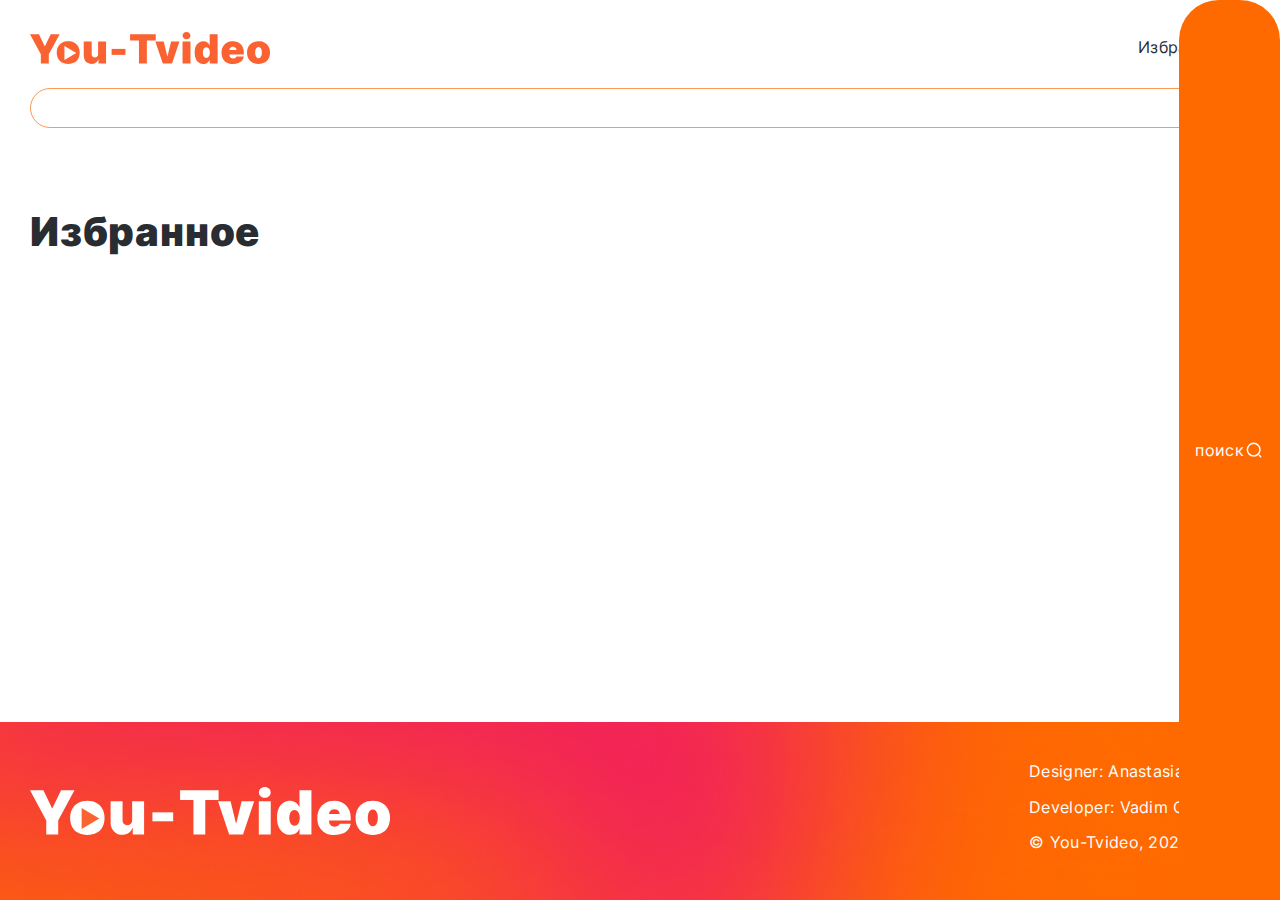
<file: favorite.html>
<!DOCTYPE html>
<html lang="ru">
<head>
  <meta charset="UTF-8">
  <meta http-equiv="X-UA-Compatible" content="IE=edge">
  <meta name="viewport" content="width=device-width, initial-scale=1.0">
  <title>you-tvideo</title>
  <link rel="stylesheet" href="./css/normalize.css">
  <link rel="stylesheet" href="./css/index.css">
  <script src="./js/index.js" defer></script>
</head>
<body>
  <header class="header">
    <div class="container header__container">
      <a href="/" class="header__link">
        <svg class="header__logo" viewBox="0 0 240 32" role="img" aria-label="Логотип сервиса You-Tvideo"> 
          <use xlink:href="./image/sprite.svg#logo-orange"></use>
        </svg>
      </a>

      <a href="/favorite.html" class="header__link header__link_favorite">
        <span>Избранное</span>
        <svg class="header__icon"> 
          <use xlink:href="./image/sprite.svg#star-ob"></use>
        </svg>
      </a>
    </div>
  </header>

  <main>
    <section class="search">
      <div class="container">
        <form class="saerch__form">
          <input type="search" class="search__input">
          <button class="search__btn" type="submit">
            <span>поиск</span>
            <svg class="search__icon"> 
              <use xlink:href="./image/sprite.svg#search"></use>
            </svg>
          </button>
        </form>
      </div>
    </section>

    <section class="video-list">
      <div class="container">
        <h2 class="video-list__title">Избранное </h2>

        <ul class="video-list__items">
          <li class="video-list__item">
            <article class="video-card">
              <a href="/video.html" class="video-card__link">
                <img src="./image/philosophy.jpg" alt="Превью видео Философия Идущего к реке" class="video-card__thumbnail">

                <h3 class="video-card__title">Философия Идущего к реке</h3>

                <p class="video-card__channel">Правое полушарие интроверта</p>

                <p class="video-card__duration">31 мин 25 сек</p>
              </a>
              <button class="video-card__favorite" type="button" aria-label="Добавить в избранное, Филисофия Идущего к реке">
                <svg class="search__icon"> 
                  <use class="star-o" xlink:href="./image/sprite.svg#star-ob"></use>
                  <use class="star" xlink:href="./image/sprite.svg#star"></use>
                </svg>
              </button>
            </article>
          </li>
          <li class="video-list__item">
            <article class="video-card">
              <a href="/video.html" class="video-card__link">
                <img src="./image/philosophy.jpg" alt="Превью видео Философия Идущего к реке" class="video-card__thumbnail">

                <h3 class="video-card__title">Философия Идущего к реке</h3>

                <p class="video-card__channel">Правое полушарие интроверта</p>

                <p class="video-card__duration">31 мин 25 сек</p>
              </a>
              <button class="video-card__favorite" type="button" aria-label="Добавить в избранное, Филисофия Идущего к реке">
                <svg class="search__icon"> 
                  <use class="star-o" xlink:href="./image/sprite.svg#star-ob"></use>
                  <use class="star" xlink:href="./image/sprite.svg#star"></use>
                </svg>
              </button>
            </article>
          </li>
          <li class="video-list__item">
            <article class="video-card">
              <a href="/video.html" class="video-card__link">
                <img src="./image/medivial.jpg" alt="Превью видео Как выжить в Средние века?" class="video-card__thumbnail">

                <h3 class="video-card__title">Как выжить в Средние века?</h3>

                <p class="video-card__channel">Правое полушарие интроверта</p>

                <p class="video-card__duration">31 мин 25 сек</p>
              </a>
              <button class="video-card__favorite" type="button" aria-label="Добавить в избранное, Филисофия Идущего к реке">
                <svg class="search__icon"> 
                  <use class="star-o" xlink:href="./image/sprite.svg#star-ob"></use>
                  <use class="star" xlink:href="./image/sprite.svg#star"></use>
                </svg>
              </button>
            </article>
          </li>
        </ul>
      </div>
    </section>
  </main>

  <footer class="footer">
    <div class="container">
      <div class="footer__container">
        <a href="/" class="footer__link footer__link-logo">
          <svg class="footer__logo" viewBox="0 0 360 48" role="img" arial-label="Логотип сервиса You-Tvideo"> 
            <use xlink:href="./image/sprite.svg#logo-white"></use>
          </svg>
        </a>
        
        <div class="footer__info">
          <ul class="footer__developers">
            <li class="footer__developers-item">
              Designer: <a class="footer__link footer__link-developers" href="https://t.me/Mrshmallowww" target="_blank" rel="noopener">Anastasia Ilina</a>  
            </li>
            <li class="footer__developers-item">
              Developer: <a class="footer__link footer__link-developers" href="https://vk.com/chubarov96" target="_blank" rel="noopener">Vadim Chubarov</a>
            </li>
          </ul>
    
          <p class="footer__copyright">© You-Tvideo, 2023 </p>
        </div>
      </div>
    </div>
  </footer>
</body>
</file>
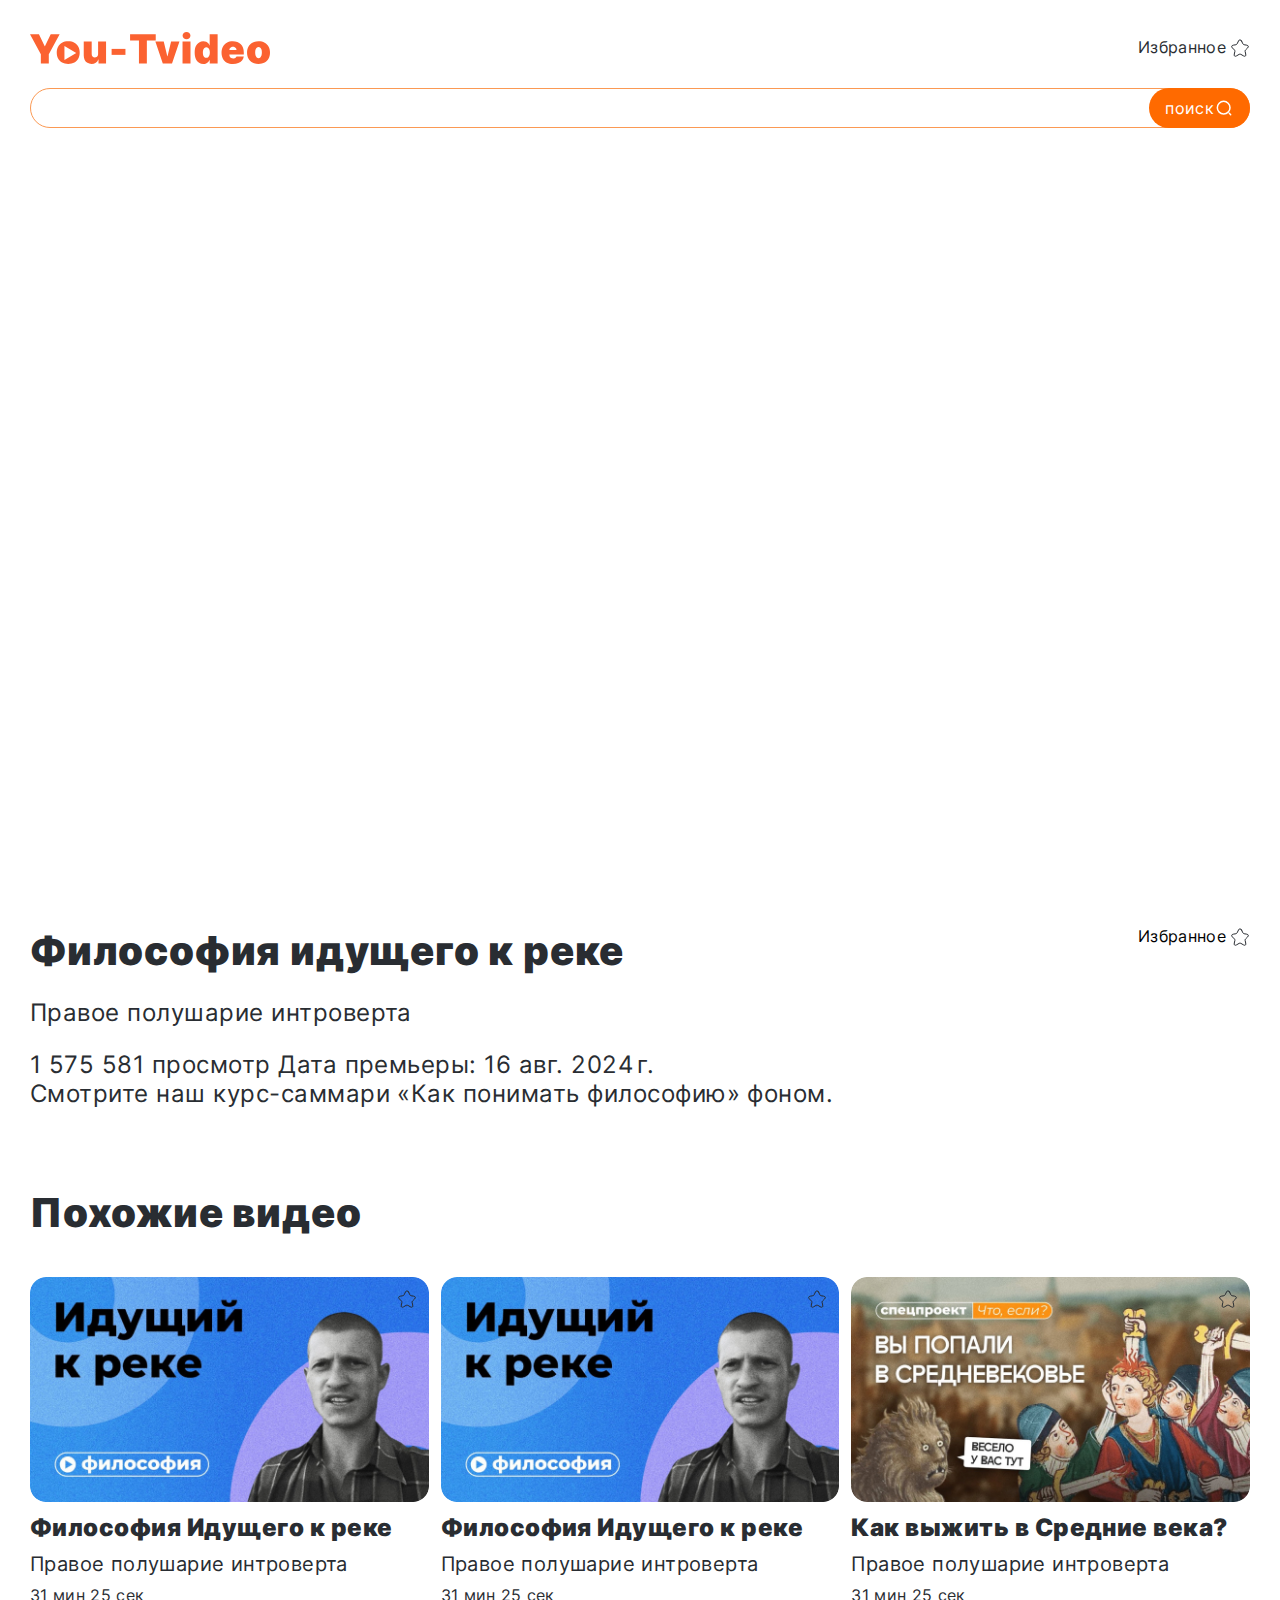
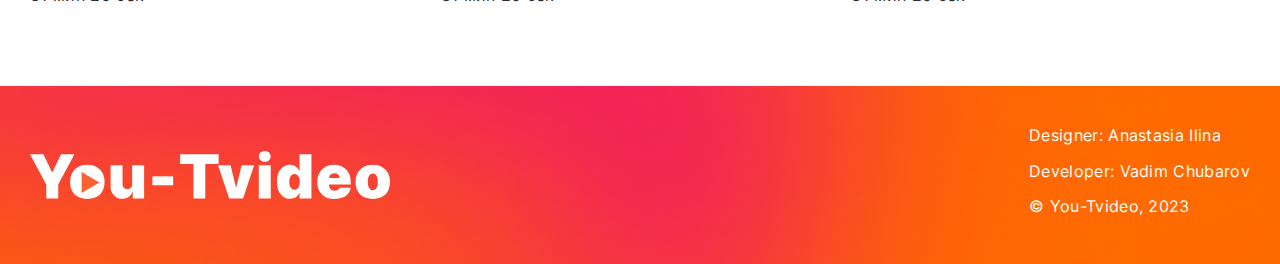
<file: video.html>
<!DOCTYPE html>
<html lang="ru">
<head>
  <meta charset="UTF-8">
  <meta http-equiv="X-UA-Compatible" content="IE=edge">
  <meta name="viewport" content="width=device-width, initial-scale=1.0">
  <title>you-tvideo</title>
  <link rel="stylesheet" href="./css/normalize.css">
  <link rel="stylesheet" href="./css/index.css">
  <script src="./js/index.js" defer></script>
</head>
<body>
  <header class="header">
    <div class="container header__container">
      <a href="/" class="header__link">
        <svg class="header__logo" viewBox="0 0 240 32" role="img" aria-label="Логотип сервиса You-Tvideo"> 
          <use xlink:href="./image/sprite.svg#logo-orange"></use>
        </svg>
      </a>

      <a href="/favorite.html" class="header__link header__link_favorite">
        <span class="header__link-text">Избранное</span>
        <svg class="header__icon"> 
          <use xlink:href="./image/sprite.svg#star-ob"></use>
        </svg>
      </a>
    </div>
  </header>

  <main>
    <section class="search">
      <div class="container">
        <form class="search__form">
          <input type="search" class="search__input">
          <button class="search__btn" type="submit">
            <span>поиск</span>
            <svg class="search__icon"> 
              <use xlink:href="./image/sprite.svg#search"></use>
            </svg>
          </button>
        </form>
      </div>
    </section>

    <section class="video">
      <div class="container">
        <div class="video__player">
          <iframe class="video__iframe" width="560" height="315" src="https://www.youtube.com/embed/XaTwnKLQi4A?si=GeAadybdnJO-NVmr" title="YouTube video player" frameborder="0" allow="accelerometer; autoplay; clipboard-write; encrypted-media; gyroscope; picture-in-picture; web-share" allowfullscreen>
          </iframe>
        </div>

        <div class="video__container">
          <div class="video__content">
            <h1 class="video__title">Философия идущего к реке</h1>
    
            <p class="video__channel">Правое полушарие интроверта</p>
    
            <p class="video__info">
              <span class="video__views">1 575 581 просмотр</span>
              <span class="video__date">Дата премьеры: 16 авг. 2024 г.</span>
            </p>
    
            <p class="video__description">Смотрите наш курс-саммари «Как понимать философию» фоном.</p>
          </div>
  
          <!-- <div class="video__noticed"> -->
            <button href="/favorite.html" class="video__link favorite">
              <span class="video__no-favorite">Избранное</span>
              <span class="video__favorite">В избранном</span>
              <svg class="video__icon"> 
                <use xlink:href="./image/sprite.svg#star-ob"></use>
              </svg>
            </button>
          <!-- </div> -->
        </div>
      </div>
    </section>

    <section class="video-list">
      <div class="container">
        <h2 class="video-list__title">Похожие видео</h2>

        <ul class="video-list__items">
          <li class="video-list__item">
            <article class="video-card">
              <a href="/video.html" class="video-card__link">
                <img src="./image/philosophy.jpg" alt="Превью видео Философия Идущего к реке" class="video-card__thumbnail">

                <h3 class="video-card__title">Философия Идущего к реке</h3>

                <p class="video-card__channel">Правое полушарие интроверта</p>

                <p class="video-card__duration">31 мин 25 сек</p>
              </a>
              <button class="video-card__favorite" type="button" aria-label="Добавить в избранное, Филисофия Идущего к реке">
                <svg class="search__icon"> 
                  <use class="star-o" xlink:href="./image/sprite.svg#star-ob"></use>
                  <use class="star" xlink:href="./image/sprite.svg#star"></use>
                </svg>
              </button>
            </article>
          </li>
          <li class="video-list__item">
            <article class="video-card">
              <a href="/video.html" class="video-card__link">
                <img src="./image/philosophy.jpg" alt="Превью видео Философия Идущего к реке" class="video-card__thumbnail">

                <h3 class="video-card__title">Философия Идущего к реке</h3>

                <p class="video-card__channel">Правое полушарие интроверта</p>

                <p class="video-card__duration">31 мин 25 сек</p>
              </a>
              <button class="video-card__favorite" type="button" aria-label="Добавить в избранное, Филисофия Идущего к реке">
                <svg class="search__icon"> 
                  <use class="star-o" xlink:href="./image/sprite.svg#star-ob"></use>
                  <use class="star" xlink:href="./image/sprite.svg#star"></use>
                </svg>
              </button>
            </article>
          </li>
          <li class="video-list__item">
            <article class="video-card">
              <a href="/video.html" class="video-card__link">
                <img src="./image/medivial.jpg" alt="Превью видео Как выжить в Средние века?" class="video-card__thumbnail">

                <h3 class="video-card__title">Как выжить в Средние века?</h3>

                <p class="video-card__channel">Правое полушарие интроверта</p>

                <p class="video-card__duration">31 мин 25 сек</p>
              </a>
              <button class="video-card__favorite" type="button" aria-label="Добавить в избранное, Филисофия Идущего к реке">
                <svg class="search__icon"> 
                  <use class="star-o" xlink:href="./image/sprite.svg#star-ob"></use>
                  <use class="star" xlink:href="./image/sprite.svg#star"></use>
                </svg>
              </button>
            </article>
          </li>
        </ul>
      </div>
    </section>
  </main>

  <footer class="footer">
    <div class="container">
      <div class="footer__container">
        <a href="/" class="footer__link footer__link-logo">
          <svg class="footer__logo" viewBox="0 0 360 48" role="img" arial-label="Логотип сервиса You-Tvideo"> 
            <use xlink:href="./image/sprite.svg#logo-white"></use>
          </svg>
        </a>
        
        <div class="footer__info">
          <ul class="footer__developers">
            <li class="footer__developers-item">
              Designer: <a class="footer__link footer__link-developers" href="https://t.me/Mrshmallowww" target="_blank" rel="noopener">Anastasia Ilina</a>  
            </li>
            <li class="footer__developers-item">
              Developer: <a class="footer__link footer__link-developers" href="https://vk.com/chubarov96" target="_blank" rel="noopener">Vadim Chubarov</a>
            </li>
          </ul>
    
          <p class="footer__copyright">© You-Tvideo, 2023 </p>
        </div>
      </div>
    </div>
  </footer>
</body>
</file>
<file: css/index.css>
@font-face {
  font-family: Inter;
  src: url('../fonts/inter-v13-cyrillic_latin-regular.woff2');
  font-weight: 400;
}

@font-face {
  font-family: Inter;
  src: url('../fonts/inter-v13-cyrillic_latin-900.woff2');
  font-weight: 900;
}

html {
  position: relative;
  box-sizing: border-box;
}

*,
*::before,
*::after {
  box-sizing: inherit;
}

body {
  position: relative;
  overflow-x: hidden;
  min-width: 320px;
  min-height: 100vh;
  font-family: Inter, sans-serif;
  -webkit-font-smoothing: antialiased;
  -moz-osx-font-smoothing: grayscale;
  text-rendering: optimizeLegibility;
  -webkit-tap-highlight-color: rgba(0, 0, 0, 0);
  -webkit-tap-highlight-color: transparent;
  font-size: 20px;
  color: #292D32;
  background-color: #fff;
  line-height: 1.2;
  letter-spacing: 0.02em;
  display: flex;
  flex-direction: column;
}

main {
  flex-grow: 1;
}

img,
svg {
  display: block;
  max-width: 100%;
  height: auto;
}

svg {
  max-height: 100%;
}


button {
  padding: 0;
  cursor: pointer;
  border: none;
  background-color: transparent;
}

a {
  text-decoration: none;
  color: inherit;
}

ul {
  list-style: none;
  padding: 0;
  margin: 0;
}

h1,
h2,
h3,
p,
figure,
fieldset {
  margin: 0;
}

iframe {
  border: none;
}

/*
Доступно скрываю элементы
*/

.visually-hidden {
  position: fixed;
  transform: scale(0);
}

.container {
  /* кастомные свойства */
  --container-width: 1260px; 
  --container-offset: 30px;
  max-width: calc(var(--container-width) + (var(--container-offset)) * 2);
  padding: 0 var(--container-offset);
  margin: 0 auto;
  /* max-width: 1320px;
  padding: 0 30px;
  margin: 0 auto; */
}

/* header */

.header {
  padding: 32px 0 24px;
}

.header__container {
  display: flex;
  align-items: center;
  justify-content: space-between;
}

.header__logo {
  width: 240px;
}

.header__link_favorite {
  display: flex;
  align-items: center;
  gap: 4px;
  font-size: 16px;
  letter-spacing: 0.02em;
}

.header__icon {
  width: 20px;
  height: 20px;
}

/* hero */

.hero {
  padding: 60px 0 80px;
  background: #FF6A00 url(../image/bg.jpg) center/cover;
  color:#fff; 
  margin-bottom: 32px; 
}

.hero__container {
  position: relative;
  display: flex;
  flex-direction: column;
  align-items: center;
}

.hero__link {
  position: absolute;
  top: -36px;
  right: 0;
  display: flex;
  align-items: center;
  gap: 4px;
  font-size: 16px;
  letter-spacing: 0.02em ;
}

.hero__icon {
  width: 20px;
  height: 20px;
}

.hero__logo {
  width: 240px;
  margin-bottom: 80px;
}

.hero__title {
  font-size: 70px;
  font-weight: 900;
  letter-spacing: 0.02em;
  margin-bottom: 40px;
  text-align: center;
}

.hero__tagline {
  font-size: 20px;
  letter-spacing: 0.02em;
  text-align: center;
}

/* search */

.search__form {
  width: 100%;
  position: relative;
}

.search__input {
  width: 100%;
  border-radius: 40px;
  border: 1px solid #FB9953;
  padding: 10px 124px 10px 24px;
  outline: none;
  font-size: 16px;
  letter-spacing: 0.02em;
}

.search__input::placeholder {
  color: #292D32;
  letter-spacing: 0.02em;
}

.search__btn {
  position: absolute;
  top: 0;
  right: 0;
  bottom: 0;
  padding: 8px 16px;
  display: flex;
  align-items: center;
  border-radius: 40px;
  background: #FF6A00;
  color: #fff;
  font-size: 16px;
  letter-spacing: 0.02em;
}

.search__icon {
  width: 20px;
  height: 20px;
}

/* video-list */

.video-list {
  padding: 80px 0;
}

.video-list__title {
  font-size: 40px;
  font-weight: 900;
  letter-spacing: 0.02em;
  margin-bottom: 40px;
}

.video-list__items {
  --grid-count: 3;
  --grid-column-gap: 12px;
  display: grid;
  grid-template-columns: repeat(
    var(--grid-count), 
    calc(
      (100% / var(--grid-count)) - 
        (var(--grid-column-gap) * (var(--grid-count) - 1) / var(--grid-count))
    )
  );
  gap: 40px var(--grid-column-gap);
}

.video-card {
  position: relative;
}

.video-card__thumbnail {
  border-radius: 16px;
  margin-bottom: 12px;
  width: 100%;
}

.video-card__title {
  font-size: 24px;
  font-weight: 900;
  letter-spacing: 0.02em;
  margin-bottom: 10px;
}

.video-card__channel {
  font-size: 20px;
  letter-spacing: 0.02em;
  margin-bottom: 10px;
}

.video-card__duration {
  font-size: 16px;
  letter-spacing: 0.02em;
}

.video-card__favorite {
  position: absolute;
  top: 12px;
  right: 12px;
}

.video-card__favorite .star {
  display: none;
}

.video-card__favorite.active .star {
  display: block;
}

.video-card__icon {
  width: 20px;
  height: 20px;
}

/* video */

.video {
  padding-top: 80px;
}

.video__player {
  position: relative;
  padding-bottom: 56.25%;
  height: 0;
  overflow: hidden;
  margin-bottom: 32px;
}

.video__iframe {
  position: absolute;
  top: 0;
  left: 0;
  width: 100%;
  height: 100%;
  border-radius: 16px;
}

.video__container {
  display: flex;
  justify-content: space-between;
  gap: 34px;
}

.video__content {
  max-width: 1048px;
}

.video__title {
  font-size: 40px;
  font-weight: 900;
  line-height: 120%; 
  letter-spacing: 0.02em;
  margin-bottom: 24px;
}

.video__channel {
  font-size: 24px;
  letter-spacing: 0.02em;
  margin-bottom: 24px;
}

.video__info {
  font-size: 24px;
  letter-spacing: 0.02em;
}

.video__description {
  font-size: 24px;
  letter-spacing: 0.02em;
}

.video__link {
  /* width: max-content; */
  white-space: nowrap;
  display: flex;
  gap: 4px;
  align-items: center;
  flex-shrink: 0;
  align-self: start;
  font-size: 16px;
  letter-spacing: 0.02em;
}

.video__link .video__no-favorite {
  display: block;
}

.video__link .video__favorite {
  display: none;
}

.video__link.active .video__no-favorite {
  display: none;
}

.video__link.active .video__favorite {
  display: block;
}

.video__icon {
  width: 20px;
  height: 20px;
}

/* footer */

.footer {
  background: #FF6A00 url(../image/bg-footer.png) center/cover;
  /* height: 164px; */
  color: #fff;
  font-size: 16px;
  letter-spacing: 0.02em;
  padding: 40px 0;
}

.footer__container {
  /* display: flex;
  height: 164px;
  justify-content: space-between;
  align-items: center; */
  display: grid;
  grid-template-columns: 1fr max-content;
  align-items: center;
  gap: 16px 30px;
  justify-content: space-between;
}

.footer__link-logo {
  max-width: 360px;
  width: 100%;
}

.footer-logo {
  width: 100%;
}

.footer__link:hover {
  color: #ccc;
}

.footer__link-logo {
  grid-column: 1 / 2;
  grid-row: 1 / 3;
}

.footer__developers {
  grid-column: 2 / 3;
}

.footer__developers-item {
  margin-bottom: 8px;
}

.footer__developers-item:last-child {
  margin-bottom: 0px;
}

.footer__copyright {
  grid-column: 2 / 3;  
}

.footer__logo {
  width: 360px;
  height: 48px;
}

.footer__info {
  height: 82px;
  color: #FFF;
  font-size: 16px;
  letter-spacing: 0.02em;
}

.footer__developers {
  margin-bottom: 16px;
  display: flex;
  flex-direction: column;
  gap: 9px;
}

@media (width <= 1024px) {
  .container {
    --container-width: 942px; 
  }

  .hero {
    padding: 40px 0 58px;
  }

  .hero__logo {
    width: 200px;
    margin-bottom: 45px;
  }

  .hero__title {
    font-size: 50px;
    margin-bottom: 32px;
  }

  .hero__link {
    top: -16px;
  }

  .video-list {
    padding: 60px 0;
  }

  .video-list__items {
    row-gap: 32px;
  }

  .video-list__title {
    font-size: 32px;
    margin-bottom: 40px;
  } 

  .video-card__title {
    font-size: 24px;
  }

  .video-card__channel {
    font-size: 20px;
  }

  .video-card__duration {
    font-size: 16px;
  }

  .video {
    padding-top: 60px;
  }

  .video__content {
    max-width: 730px;
  } 

  .video__title {
    font-size: 32px;
    margin-bottom: 24px;
  }

  .video__channel {
    font-size: 20px;
    margin-bottom: 20px;
  }

  .video__info {
    font-size: 20px;
  }

  .video__description {
    font-size: 20px;
  }

  .footer__link-logo {
    max-width: 305px;
  }
  
  .footer {
    padding: 27px 0;
    font-size: 14px;
  }
}

@media (width <= 768px) {
  .container {
    --container-width: 624px;
  }

  .hero__link-text, 
  .header__link-text {
    position: fixed;
    transform: scale(0);
  }

  .hero {
    padding-bottom: 42px;
  }

  .hero__title {
    font-size: 40px;
  }

  .video-list__items {
    --grid-count: 2;
    /* grid-template-columns: repeat(2, 1fr); */
  }

  .video {
    padding-top: 40px;
  }

  .video__container {
    flex-direction: column-reverse;
    gap: 24px;
  }

  .video__player {
    margin-bottom: 24px;
  }

}

@media (width <= 540px) {
  .container {
    --container-offset: 11px;
  }

  .hero {
    padding: 16px 0 32px;
    margin-bottom: 20px;
  }

  .hero__container {
    display: grid;
    justify-content: space-between;
    align-items: center;
  }

  .hero__logo {
    width: 145px;
    grid-row: 1/2;
    grid-column: 1/2;
    margin-bottom: 0;
  }

  .hero__link {
    position: static;
    grid-row: 1/2;
    grid-column: 2/3;
    justify-self: end;
  }

  .hero__title {
    grid-column: 1/3;
    font-size: 24px;
    margin-bottom: 0;
    padding: 25px 0 20px;
  }

  .hero__tagline {
    grid-column: 1/3;
    font-size: 16px;
  }

  .header__logo {
    max-width: 145px;
  }

  .video-list {
    padding: 40px0 60px;
  }

  .video-list__title {
    font-size: 24px;
    margin-bottom: 20px;
  }

  .video-list__items {
    --grid-count: 1;
    gap: 20px;
  }

  .video-card__title {
    font-size: 18px;
    margin-bottom: 6px;
  }

  .video-card__channel {
    font-size: 16px;
  }

  .video-card__duration {
    font-size: 14px;
  }

  .video__player {
    margin-bottom: 20px;
  }

  .video__title {
    font-size: 24px;
    margin-bottom: 16px;
  }

  .video__channel {
    font-size: 16px;
    margin-bottom: 12px;
  }

  .video__info {
    font-size: 16px;
  }

  .video__description {
    font-size: 16px;
  }

  .footer {
    padding: 24px 0 32px;
  }

  .footer__container {
    display: flex;
    flex-direction: column;
    align-items: start;
  }
 
  .footer__link-logo {
    max-width: 180px;
    margin-bottom: 24px;
  }

  .footer__developers {
    margin-bottom: 16px;
  }

}
</file>
